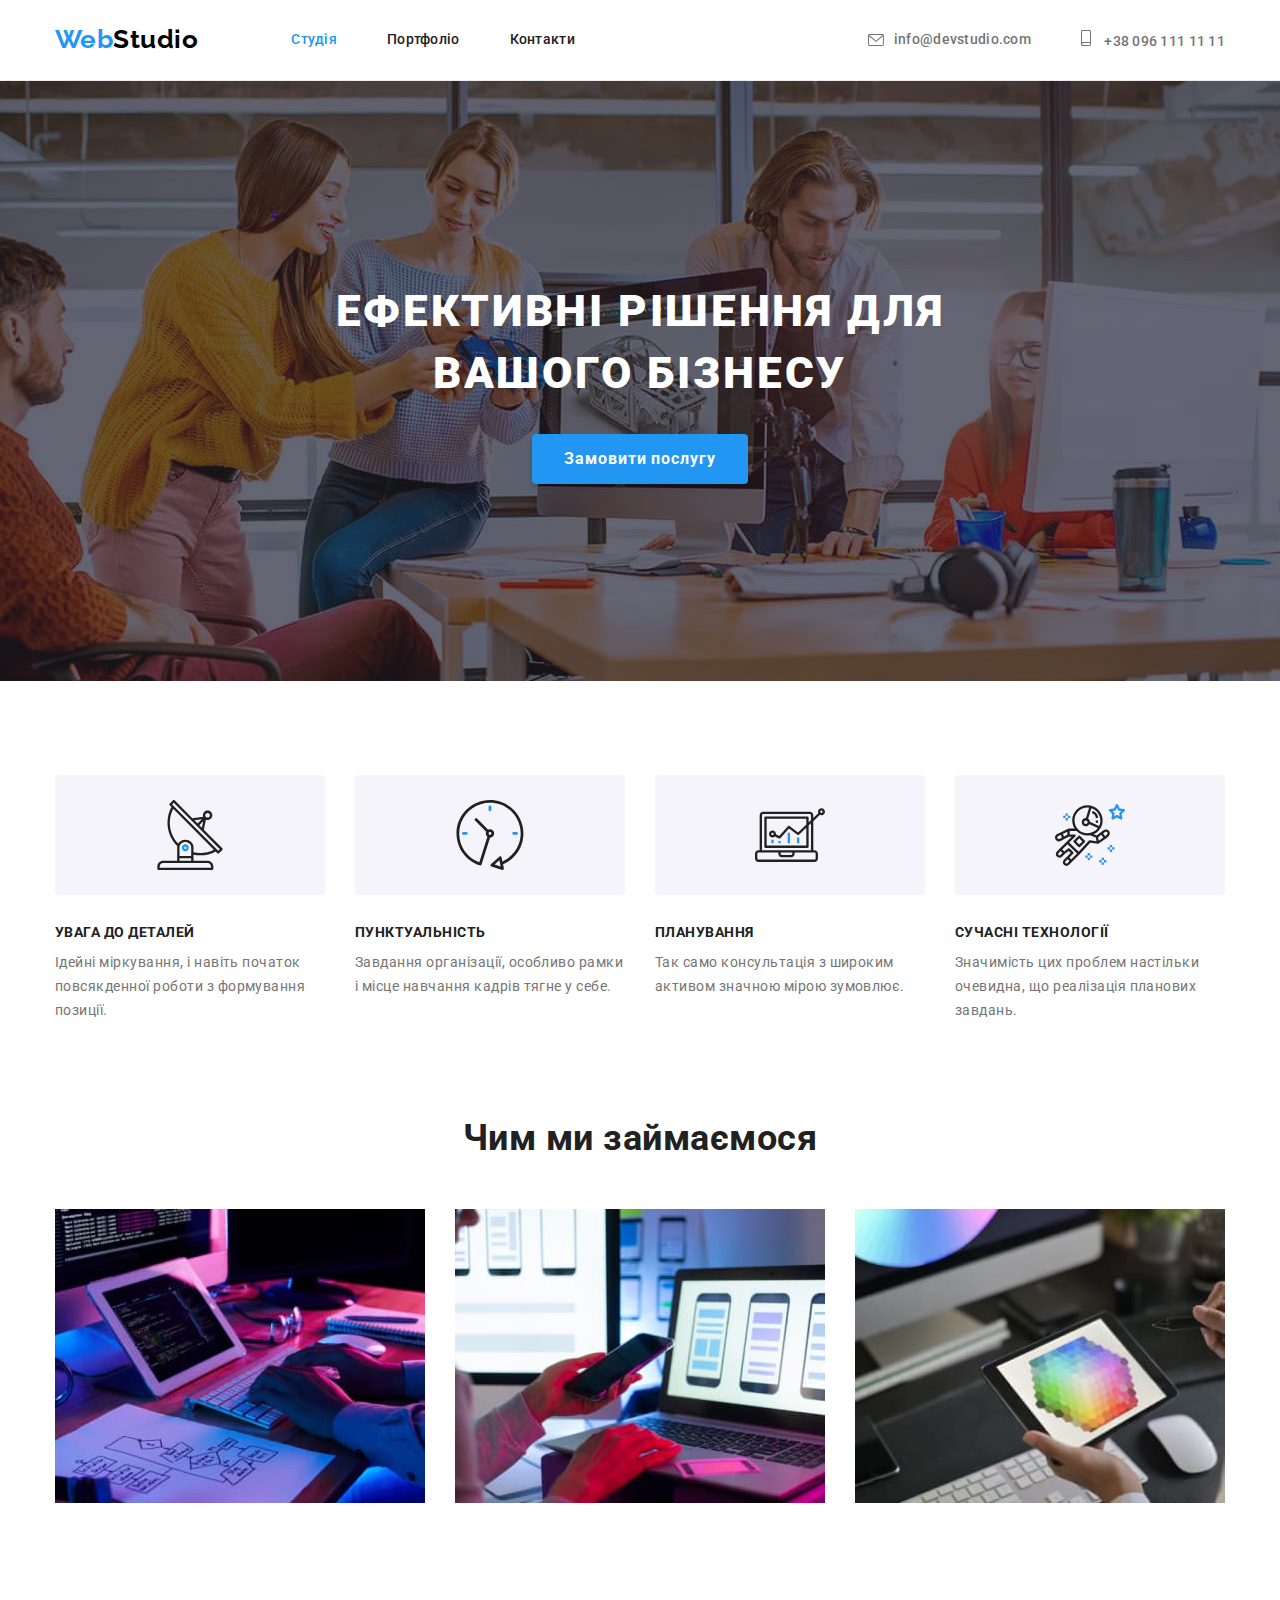
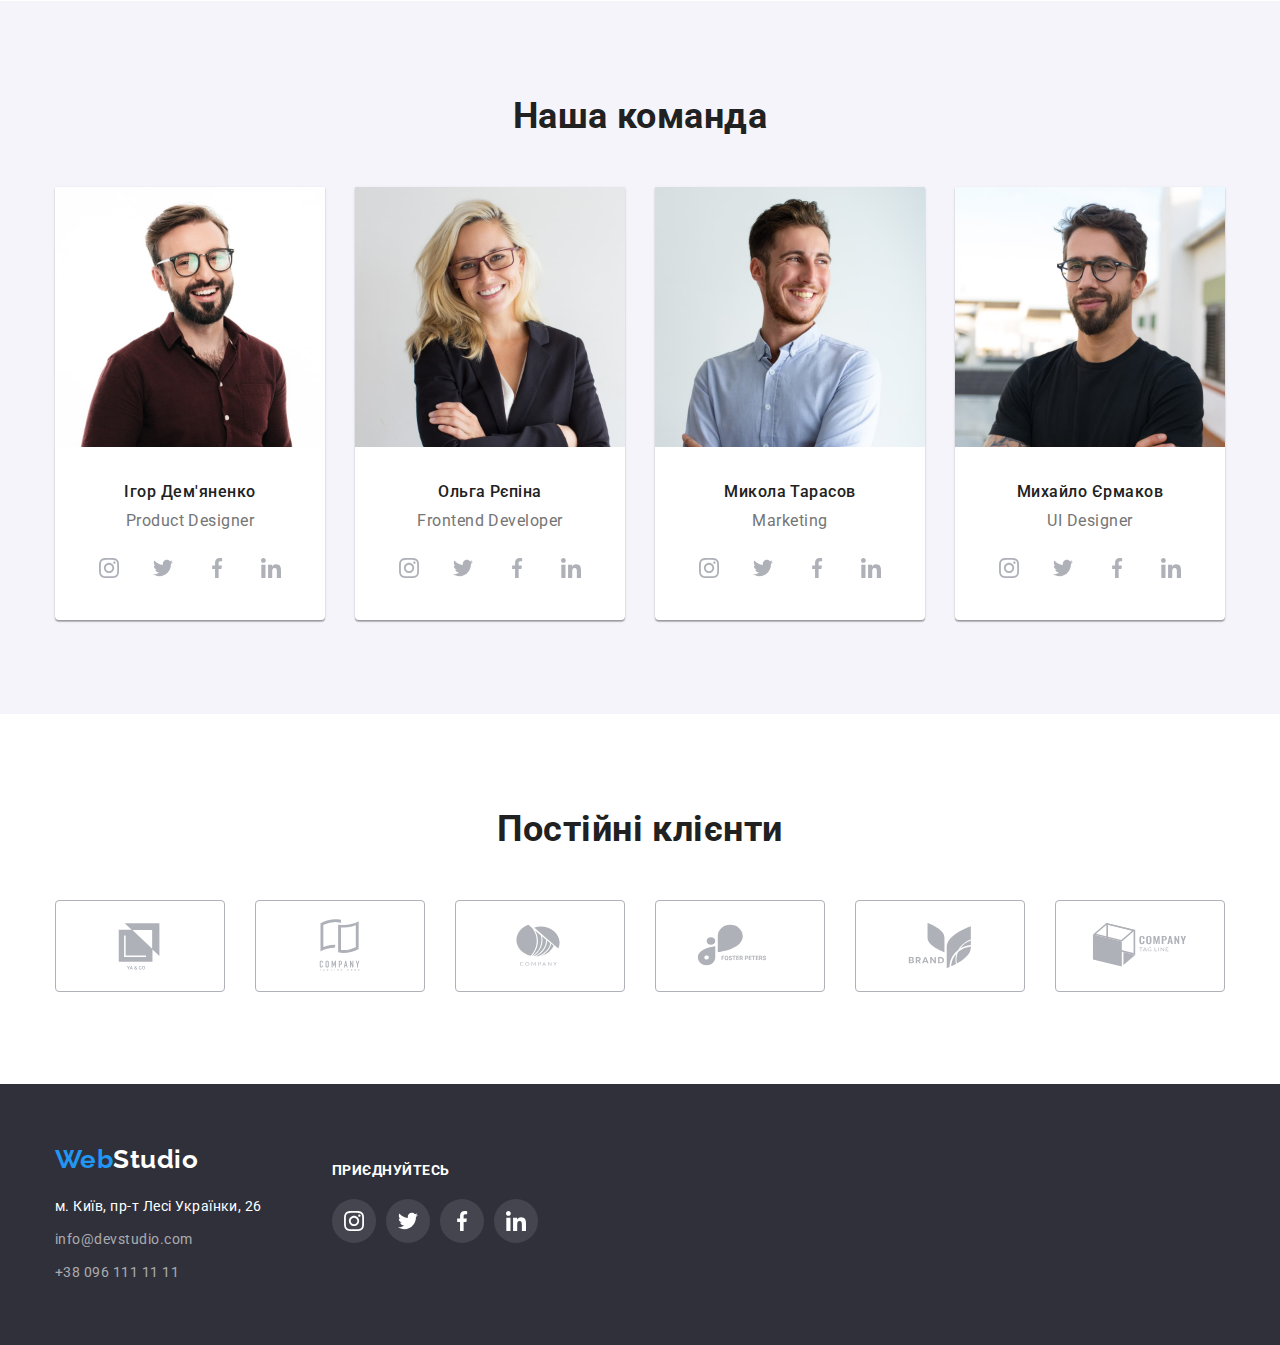
<file: index.html>
<!DOCTYPE html>
<html lang="en">
  <head>
    <meta charset="UTF-8" />
    <meta http-equiv="X-UA-Compatible" content="IE=edge" />
    <meta name="viewport" content="width=device-width, initial-scale=1.0" />
    <link
      rel="stylesheet"
      href="https://fonts.googleapis.com/css2?family=Raleway:wght@700&family=Roboto:wght@400;500;700;900&display=swap"
    />
    <!-- <link
      rel="stylesheet"
      href="https://cdnjs.cloudflare.com/ajax/libs/modern-normalize/1.1.0/modern-normalize.min.css"
      integrity="sha512-wpPYUAdjBVSE4KJnH1VR1HeZfpl1ub8YT/NKx4PuQ5NmX2tKuGu6U/JRp5y+Y8XG2tV+wKQpNHVUX03MfMFn9Q=="
      crossorigin="anonymous"
      referrerpolicy="no-referrer"
    /> -->
    <!-- <link
      rel="stylesheet"
      href="node_modules/modern-normalize/modern-normalize.css"
    /> -->
    <link rel="preconnect" href="https://fonts.googleapis.com" />
    <link rel="preconnect" href="https://fonts.gstatic.com" crossorigin />
    <link href="https://fonts.googleapis.com/css2?family=Raleway:wght@700&family=Roboto:wght@400;500;700;900&display=swap"
      rel="stylesheet" />
    <link rel="stylesheet" href="https://cdnjs.cloudflare.com/ajax/libs/modern-normalize/1.1.0/modern-normalize.min.css" />
    <link rel="stylesheet" href="./css/styles.css" />
    <title>Студія</title>
  </head>
  <body>
    <header class="header">
      <div class="container header-nav">
        <a href="./index.html" class="logo"
          >Web<span class="studio">Studio</span>
        </a>
        <nav class="navigation list">
          <ul class="navi-list">
            <li>
              <a href="./index.html" class="navi-link link current">Студія</a>
            </li>
            <li>
              <a href="./portfolio.html" class="navi-link link">Портфоліо</a>
            </li>
            <li>
              <a href="#" class="navi-link link">Контакти</a>
            </li>
          </ul>
        </nav>

        <ul class="connect-list">
          <li>
            <a href="mailto:info@devstudio.com" class="connect-link link">
              <div class="header-contact">
                <svg class="icon-contact" width="16" height="12">
                  <use href="./images/symbol-defs.svg#icon-envelope"></use>
                </svg>
                info@devstudio.com
              </div>
            </a>
          </li>
          <li>
            <a href="tel:+380961111111" class="connect-link link">
              <div class="header-contact">
                <svg class="icon-contact" width="10" height="16">
                  <use href="./images/symbol-defs.svg#icon-smartphone"></use>
                </svg>
                +38 096 111 11 11
              </a>
            </div>
          </li>
        </ul>
      </div>
    </header>
    <main>
      <section class="hero">
        <div class="container">
          <h1 class="hero-title">Ефективні рішення для вашого бізнесу</h1>
          <button type="button" class="button-studio">Замовити послугу</button>
        </div>
      </section>
      <section class="section">
        <div class="container">
          <h2 class="feature-title">Наші переваги</h2>
          <ul class="benefits-section">
            <li>
              <div class="benefits-icon">
                <svg class="b-i" weight="70px" , height="70px">
                  <use href="./images/symbol-defs.svg#icon-antenna"></use>
                </svg>
              </div>
              <h3 class="benefits-title">УВАГА ДО ДЕТАЛЕЙ</h3>
              <p class="benefits-text">
                Ідейні міркування, і навіть початок повсякденної роботи з
                формування позиції.
              </p>
            </li>
            <li>
              <div class="benefits-icon">
                <svg class="b-i" weight="70px" , height="70px">
                  <use href="./images/symbol-defs.svg#icon-clock"></use>
                </svg>
              </div>
              <h3 class="benefits-title">ПУНКТУАЛЬНІСТЬ</h3>
              <p class="benefits-text">
                Завдання організації, особливо рамки і місце навчання кадрів
                тягне у себе.
              </p>
            </li>
            <li>
              <div class="benefits-icon">
                <svg class="b-i" weight="70px" , height="70px">
                  <use href="./images/symbol-defs.svg#icon-diagram"></use>
                </svg>
              </div>
              <h3 class="benefits-title">ПЛАНУВАННЯ</h3>
              <p class="benefits-text">
                Так само консультація з широким активом значною мірою зумовлює.
              </p>
            </li>
            <li>
              <div class="benefits-icon">
                <svg class="b-i" weight="70px" , height="70px">
                  <use href="./images/symbol-defs.svg#icon-astronaut"></use>
                </svg>
              </div>
              <h3 class="benefits-title">СУЧАСНІ ТЕХНОЛОГІЇ</h3>
              <p class="benefits-text">
                Значимість цих проблем настільки очевидна, що реалізація
                планових завдань.
              </p>
            </li>
          </ul>
        </div>
      </section>
      <section class="portfolio">
        <div class="container">
          <h2 class="portf-title">Чим ми займаємося</h2>

          <ul class="port-link">
            <li>
              <img
                src="./images/photo2.jpg"
                alt="tablet keyboard glasses"
                width="370"
              />
            </li>
            <li>
              <img src="./images/photo1.jpg" alt="phone laptop" width="370" />
            </li>
            <li>
              <img src="./images/photo3.jpg" alt="tablet" width="370" />
            </li>
          </ul>
        </div>
      </section>
      <section class="team">
        <div class="container">
          <h2 class="our-team">Наша команда</h2>
          <ul class="team-list">
            <li>
              <div class="team-item">
                <img
                  src="./images/tim1.jpg"
                  alt="IgorDem`yanenko"
                  width="270"
                />
                <h3 class="team-list-name">Ігор Дем'яненко</h3>
                <p class="team-list-title">Product Designer</p>

                <div class="social">
                  <ul class="messengers">
                    <li class="social-list">
                      <a class="social-link" href="#">
                        <svg
                          class="social-link-list"
                          ,
                          width="20px"
                          ,
                          height="20px"
                        >
                          <use
                            href="./images/symbol-defs.svg#icon-instagram"
                          ></use>
                        </svg>
                      </a>
                    </li>
                    <li class="social-list">
                      <a class="social-link" href="#">
                        <svg
                          class="social-link-list"
                          ,
                          width="20px"
                          ,
                          height="20px"
                        >
                          <use
                            href="./images/symbol-defs.svg#icon-twitter"
                          ></use>
                        </svg>
                      </a>
                    </li>
                    <li class="social-link">
                      <a class="social-link" href="#">
                        <svg
                          class="social-link-list"
                          ,
                          width="20px"
                          ,
                          height="20px"
                        >
                          <use
                            href="./images/symbol-defs.svg#icon-facebook"
                          ></use>
                        </svg>
                      </a>
                    </li>
                    <li class="social-link">
                      <a class="social-link" href="#">
                        <svg
                          class="social-link-list"
                          ,
                          width="20px"
                          ,
                          height="20px"
                        >
                          <use
                            href="./images/symbol-defs.svg#icon-linkedin"
                          ></use>
                        </svg>
                      </a>
                    </li>
                  </ul>
                </div>
              </div>
            </li>
            <li>
              <div class="team-item">
                <img src="./images/tim2.jpg" alt="olga_repina" width="270" />
                <h3 class="team-list-name">Ольга Рєпіна</h3>
                <p class="team-list-title">Frontend Developer</p>
                <div class="social">
                  <ul class="messengers">
                    <li class="social-list">
                      <a class="social-link" href="#">
                        <svg
                          class="social-link-list"
                          ,
                          width="20px"
                          ,
                          height="20px"
                        >
                          <use
                            href="./images/symbol-defs.svg#icon-instagram"
                          ></use>
                        </svg>
                      </a>
                    </li>
                    <li class="social-list">
                      <a class="social-link" href="#">
                        <svg
                          class="social-link-list"
                          ,
                          width="20px"
                          ,
                          height="20px"
                        >
                          <use
                            href="./images/symbol-defs.svg#icon-twitter"
                          ></use>
                        </svg>
                      </a>
                    </li>
                    <li class="social-link">
                      <a class="social-link" href="#">
                        <svg
                          class="social-link-list"
                          ,
                          width="20px"
                          ,
                          height="20px"
                        >
                          <use
                            href="./images/symbol-defs.svg#icon-facebook"
                          ></use>
                        </svg>
                      </a>
                    </li>
                    <li class="social-link">
                      <a class="social-link" href="#">
                        <svg
                          class="social-link-list"
                          ,
                          width="20px"
                          ,
                          height="20px"
                        >
                          <use
                            href="./images/symbol-defs.svg#icon-linkedin"
                          ></use>
                        </svg>
                      </a>
                    </li>
                  </ul>
                </div>
              </div>
            </li>
            <li>
              <div class="team-item">
                <img src="./images/tim3.jpg" alt="mykola_tarasov" width="270" />
                <h3 class="team-list-name">Микола Тарасов</h3>
                <p class="team-list-title">Marketing</p>
                <div class="social">
                  <ul class="messengers">
                    <li class="social-list">
                      <a class="social-link" href="#">
                        <svg
                          class="social-link-list"
                          ,
                          width="20px"
                          ,
                          height="20px"
                        >
                          <use
                            href="./images/symbol-defs.svg#icon-instagram"
                          ></use>
                        </svg>
                      </a>
                    </li>
                    <li class="social-list">
                      <a class="social-link" href="#">
                        <svg
                          class="social-link-list"
                          ,
                          width="20px"
                          ,
                          height="20px"
                        >
                          <use
                            href="./images/symbol-defs.svg#icon-twitter"
                          ></use>
                        </svg>
                      </a>
                    </li>
                    <li class="social-link">
                      <a class="social-link" href="#">
                        <svg
                          class="social-link-list"
                          ,
                          width="20px"
                          ,
                          height="20px"
                        >
                          <use
                            href="./images/symbol-defs.svg#icon-facebook"
                          ></use>
                        </svg>
                      </a>
                    </li>
                    <li class="social-link">
                      <a class="social-link" href="#">
                        <svg
                          class="social-link-list"
                          ,
                          width="20px"
                          ,
                          height="20px"
                        >
                          <use
                            href="./images/symbol-defs.svg#icon-linkedin"
                          ></use>
                        </svg>
                      </a>
                    </li>
                  </ul>
                </div>
              </div>
            </li>
            <li>
              <div class="team-item">
                <img
                  src="./images/tim4.jpg"
                  alt="mykhailo_yermakov"
                  width="270"
                />
                <h3 class="team-list-name">Михайло Єрмаков</h3>
                <p class="team-list-title">UI Designer</p>
                <div class="social">
                  <ul class="messengers">
                    <li class="social-list">
                      <a class="social-link" href="#">
                        <svg
                          class="social-link-list"
                          ,
                          width="20px"
                          ,
                          height="20px"
                        >
                          <use
                            href="./images/symbol-defs.svg#icon-instagram"
                          ></use>
                        </svg>
                      </a>
                    </li>
                    <li class="social-list">
                      <a class="social-link" href="#">
                        <svg
                          class="social-link-list"
                          ,
                          width="20px"
                          ,
                          height="20px"
                        >
                          <use
                            href="./images/symbol-defs.svg#icon-twitter"
                          ></use>
                        </svg>
                      </a>
                    </li>
                    <li class="social-link">
                      <a class="social-link" href="#">
                        <svg
                          class="social-link-list"
                          ,
                          width="20px"
                          ,
                          height="20px"
                        >
                          <use
                            href="./images/symbol-defs.svg#icon-facebook"
                          ></use>
                        </svg>
                      </a>
                    </li>
                    <li class="social-link">
                      <a class="social-link" href="#">
                        <svg
                          class="social-link-list"
                          ,
                          width="20px"
                          ,
                          height="20px"
                        >
                          <use
                            href="./images/symbol-defs.svg#icon-linkedin"
                          ></use>
                        </svg>
                      </a>
                    </li>
                  </ul>
                </div>
              </div>
            </li>
          </ul>
        </div>
      </section>
      <section class="section client">
        <div class="container">
          <h2 class="client-list">Постійні клієнти</h2>
          <ul class="client-link">
            <li class="client-link-item">
              <a class="client-list-item" href="#">
                <svg class="client-logo" width="106px" height="60px">
                  <use href="./images/symbol-defs.svg#icon-Logo-6"></use>
                </svg>
              </a>
            </li>
            <li class="client-link-item">
              <a class="client-list-item" href="#">
                <svg class="client-logo" width="106px" height="60px">
                  <use href="./images/symbol-defs.svg#icon-Logo-5"></use>
                </svg>
              </a>
            </li>
            <li class="client-link-item">
              <a class="client-list-item" href="#">
                <svg class="client-logo" width="106px" height="60px">
                  <use href="./images/symbol-defs.svg#icon-Logo-4"></use>
                </svg>
              </a>
            </li>
            <li class="client-link-item">
              <a class="client-list-item" href="#">
                <svg class="client-logo" width="106px" height="60px">
                  <use href="./images/symbol-defs.svg#icon-Logo-3"></use>
                </svg>
              </a>
            </li>
            <li class="client-link-item">
              <a class="client-list-item" href="#">
                <svg class="client-logo" width="106px" height="60px">
                  <use href="./images/symbol-defs.svg#icon-Logo-1"></use>
                </svg>
              </a>
            </li>
            <li class="client-link-item">
              <a class="client-list-item" href="#">
                <svg class="client-logo" width="106px" height="60px">
                  <use href="./images/symbol-defs.svg#icon-Logo"></use>
                </svg>
              </a>
            </li>
          </ul>
        </div>
      </section>
    </main>
    <footer class="footer">
      <div class="container footer-container">
        <a href="./index.html" class="logo"
          >Web<span class="studio-footer">Studio</span>
        </a>
        <div class="align">
        <address class="address">
          <ul class="add-list">
            <li>
              <a href="https://goo.gl/maps/vjc5CqG4PHMDLZ576" class="address"
                >м. Київ, пр-т Лесі Українки, 26</a
              >
            </li>
            <li>
              <a href="mailto:info@devstudio.com" class="mail"
                >info@devstudio.com</a
              >
            </li>
            <li>
              <a href="tel:+380961111111" class="tel">+38 096 111 11 11</a>
            </li>
          </ul>
        </address>
        
        <div class="footer-messenger">
          <section class="footer-social">
            <h2 class="footer-client-list">приєднуйтесь</h2>
            <ul class="footer-social-list">
              <li class="footer-social-link-item">
                <a class="footer-social-list-item" href="#">
                  <svg class="footer-social-logo" width="20px" height="20px">
                    <use href="./images/symbol-defs.svg#icon-instagram"></use>
                  </svg>
                </a>
              </li>
              <li class="footer-social-link-item">
                <a class="footer-social-list-item" href="#">
                  <svg class="footer-social-logo" width="20px" height="20px">
                    <use href="./images/symbol-defs.svg#icon-twitter"></use>
                  </svg>
                </a>
              </li>
              <li class="footer-social-link-item">
                <a class="footer-social-list-item" href="#">
                  <svg class="footer-social-logo" width="20px" height="20px">
                    <use href="./images/symbol-defs.svg#icon-facebook"></use>
                  </svg>
                </a>
              </li>
              <li class="footer-social-link-item">
                <a class="footer-social-list-item" href="#">
                  <svg class="footer-social-logo" width="20px" height="20px">
                    <use href="./images/symbol-defs.svg#icon-linkedin"></use>
                  </svg>
                </a>
              </li>
            </ul>
          </section>
        </div>
        </div>
        </div>
      <!-- </div> -->
    </footer>
  </body>
</html>
</file>
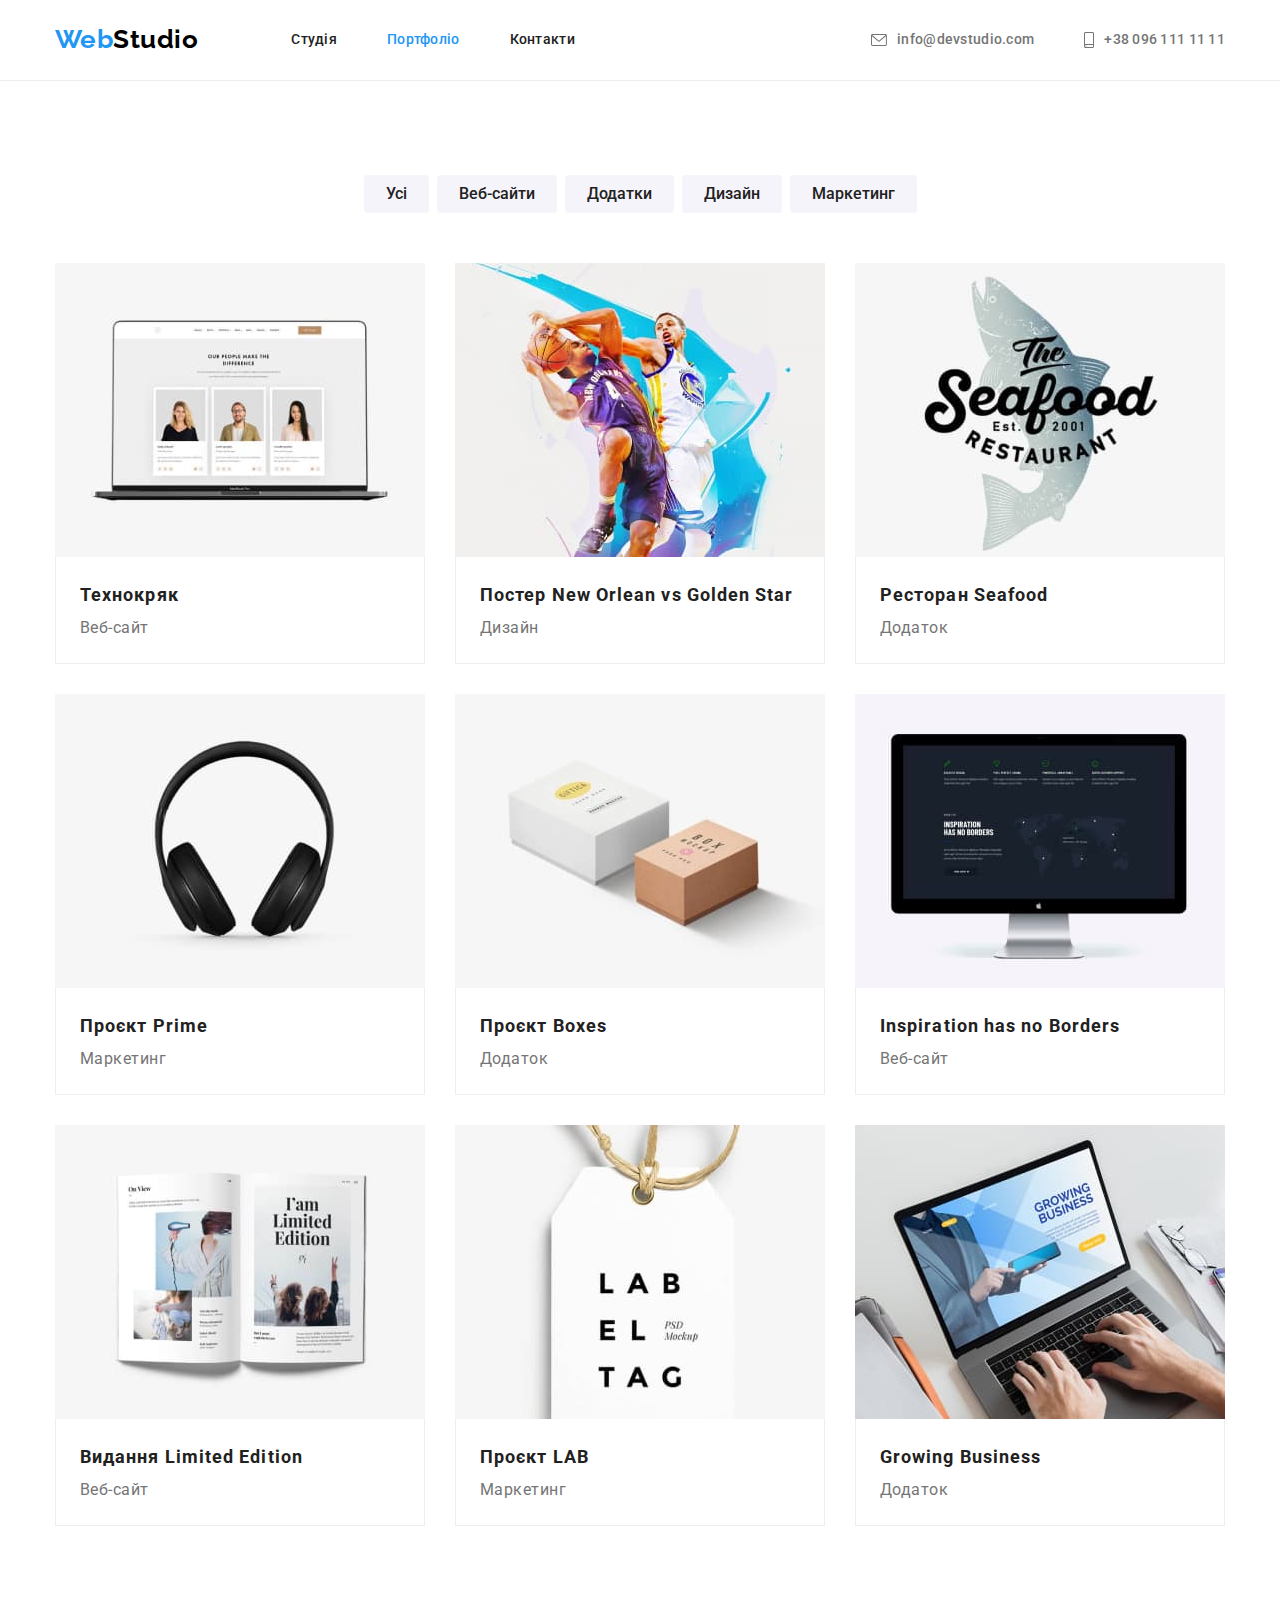
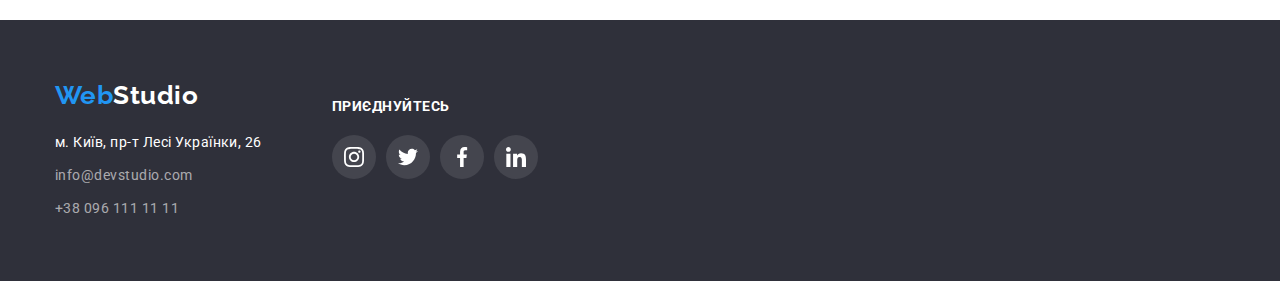
<file: portfolio.html>
<!DOCTYPE html>
<html lang="en">

<head>
    <meta charset="UTF-8" />
    <meta http-equiv="X-UA-Compatible" content="IE=edge" />
    <meta name="viewport" content="width=device-width, initial-scale=1.0" />
    <link rel="stylesheet"
        href="https://fonts.googleapis.com/css2?family=Raleway:wght@700&family=Roboto:wght@400;500;700;900&display=swap" />
    <!-- <link
      rel="stylesheet"
      href="https://cdnjs.cloudflare.com/ajax/libs/modern-normalize/1.1.0/modern-normalize.min.css"
      integrity="sha512-wpPYUAdjBVSE4KJnH1VR1HeZfpl1ub8YT/NKx4PuQ5NmX2tKuGu6U/JRp5y+Y8XG2tV+wKQpNHVUX03MfMFn9Q=="
      crossorigin="anonymous"
      referrerpolicy="no-referrer"
    /> -->
    <!-- <link
      rel="stylesheet"
      href="node_modules/modern-normalize/modern-normalize.css"
    /> -->
    <link rel="preconnect" href="https://fonts.googleapis.com" />
    <link rel="preconnect" href="https://fonts.gstatic.com" crossorigin />
    <link
        href="https://fonts.googleapis.com/css2?family=Raleway:wght@700&family=Roboto:wght@400;500;700;900&display=swap"
        rel="stylesheet" />
    <link rel="stylesheet"
        href="https://cdnjs.cloudflare.com/ajax/libs/modern-normalize/1.1.0/modern-normalize.min.css" />
    <link rel="stylesheet" href="./css/styles.css" />
    <title>Портфоліо</title>
</head>

<body>
<header class="header">
    <div class="container header-nav">
        <a href="./index.html" class="logo">Web<span class="studio">Studio</span>
        </a>
        <nav class="navigation list">
            <ul class="navi-list">
                <li>
                    <a href="./index.html" class="navi-link link">Студія</a>
                </li>
                <li>
                    <a href="./portfolio.html" class="navi-link link current">Портфоліо</a>
                </li>
                <li>
                    <a href="#" class="navi-link link">Контакти</a>
                </li>
            </ul>
        </nav>

        <ul class="connect-list">
            <li>
                <a href="mailto:info@devstudio.com" class="connect-link link">
                    <div class="header-contact">
                        <!-- <svg class="icon-contact" width="16px" heigth="12px">
                  <use href="./images/symbol-defs.svg#icon-envelope"></use>
                </svg> -->
                        <svg class="icon-contact" width="16" height="12">
                            <use href="./images/symbol-defs.svg#icon-envelope"></use>
                        </svg>
                        info@devstudio.com
                    </div>
                </a>
            </li>
            <li>
                <div class="header-contact">
                    <!-- <svg class="icon-contact" width="10px" heigth="16px">
                <use href="./images/symbol-defs.svg#icon-smartphone"></use>
              </svg> -->
                    <svg class="icon-contact" width="10" height="16">
                        <use href="./images/symbol-defs.svg#icon-smartphone"></use>
                    </svg>
                    <a href="tel:+380961111111" class="connect-link link">+38 096 111 11 11</a>
                </div>
            </li>
        </ul>
    </div>
</header>
    <main>
        <section class="sort-section">
            <div class="container">
            <h1 class="main-portfolio">Навігація</h1>
            <ul class="list-button">
                <li><button type="button" class="button-link">Усі</button></li>
                <li><button type="button" class="button-link">Веб-сайти</button></li>
                <li><button type="button" class="button-link">Додатки</button></li>
                <li><button type="button" class="button-link">Дизайн</button></li>
                <li><button type="button" class="button-link">Маркетинг</button></li>
            </ul>
            <ul class="port-nav">
                <li>
                    <img src="./images/picture1.jpg" alt="Веб-сайт" width="370" height="294">
                    <div class="port-nav-sort">
                    <h2 class="sorting">Технокряк</h2>
                    <p class="sorting-name">Веб-сайт</p>
                    </div>
                </li>
                <li>
                    <img src="./images/picture2.jpg" alt="Постер New Orlean vs Golden Star" width="370" height="294">
                    <div class="port-nav-sort">
                    <h2 class="sorting">Постер New Orlean vs Golden Star</h2>
                    <p class="sorting-name">Дизайн</p>
                </li>
                <li>
                    <img src="./images/picture3.jpg" alt="Ресторан Seafood" width="370" height="294">
                    <div class="port-nav-sort">
                    <h2 class="sorting">Ресторан Seafood</h2>
                    <p class="sorting-name">Додаток</p>
                    </div>
                </li>
                <li>
                    <img src="./images/picture4.jpg" alt="Навушники" width="370" height="294">
                    <div class="port-nav-sort">
                    <h2 class="sorting">Проєкт Prime</h2>
                    <p class="sorting-name">Маркетинг</p>
                    </div>
                </li>
                <li>
                    <img src="./images/picture5.jpg" alt="Коробки" width="370" height="294">
                    <div class="port-nav-sort">
                    <h2 class="sorting">Проєкт Boxes</h2>
                    <p class="sorting-name">Додаток</p>
                    </div>
                </li>
                <li>
                    <img src="./images/picture6.jpg" alt="Монитор єпл" width="370" height="294">
                    <div class="port-nav-sort">
                    <h2 class="sorting">Inspiration has no Borders</h2>
                    <p class="sorting-name">Веб-сайт</p>
                    </div>
                </li>
                <li>
                    <img src="./images/picture7.jpg" alt="Видання Limited Edition" width="370" height="294">
                    <div class="port-nav-sort">
                    <h2 class="sorting">Видання Limited Edition</h2>
                    <p class="sorting-name">Веб-сайт</p>
                    </div>
                </li>
                <li>
                    <img src="./images/picture8.jpg" alt="Проєкт LAB" width="370" height="294">
                    <div class="port-nav-sort">
                    <h2 class="sorting">Проєкт LAB</h2>
                    <p class="sorting-name">Маркетинг</p>
                    </div>
                </li>
                <li>
                    <img src="./images/picture9.jpg" alt="Ноутбук" width="370" height="294">
                    <div class="port-nav-sort">
                    <h2 class="sorting">Growing Business</h2>
                    <p class="sorting-name">Додаток</p>
                    </div>
                </li>
            </ul>
            </div>
        </section>
    </main>
<footer class="footer">
    <div class="container footer-container">
        <a href="./index.html" class="logo">Web<span class="studio-footer">Studio</span>
        </a>
        <div class="align">
            <address class="address">
                <ul class="add-list">
                    <li>
                        <a href="https://goo.gl/maps/vjc5CqG4PHMDLZ576" class="address">м. Київ, пр-т Лесі Українки,
                            26</a>
                    </li>
                    <li>
                        <a href="mailto:info@devstudio.com" class="mail">info@devstudio.com</a>
                    </li>
                    <li>
                        <a href="tel:+380961111111" class="tel">+38 096 111 11 11</a>
                    </li>
                </ul>
            </address>

            <div class="footer-messenger">
                <section class="footer-social">
                    <h2 class="footer-client-list">приєднуйтесь</h2>
                    <ul class="footer-social-list">
                        <li class="footer-social-link-item">
                            <a class="footer-social-list-item" href="#">
                                <svg class="footer-social-logo" width="20px" height="20px">
                                    <use href="./images/symbol-defs.svg#icon-instagram"></use>
                                </svg>
                            </a>
                        </li>
                        <li class="footer-social-link-item">
                            <a class="footer-social-list-item" href="#">
                                <svg class="footer-social-logo" width="20px" height="20px">
                                    <use href="./images/symbol-defs.svg#icon-twitter"></use>
                                </svg>
                            </a>
                        </li>
                        <li class="footer-social-link-item">
                            <a class="footer-social-list-item" href="#">
                                <svg class="footer-social-logo" width="20px" height="20px">
                                    <use href="./images/symbol-defs.svg#icon-facebook"></use>
                                </svg>
                            </a>
                        </li>
                        <li class="footer-social-link-item">
                            <a class="footer-social-list-item" href="#">
                                <svg class="footer-social-logo" width="20px" height="20px">
                                    <use href="./images/symbol-defs.svg#icon-linkedin"></use>
                                </svg>
                            </a>
                        </li>
                    </ul>
                </section>
            </div>
        </div>
    </div>
    <!-- </div> -->
</footer>

</body>
</html>
</file>
<file: css/styles.css>
/* html {
    box-sizing: border-box;
} */
*,
::before,
::after {
  box-sizing: border-box;
}

:root {
  --background-color: #f5f5f5;
  --first-color: #212121;
  --secondary-color: #757575;
  --third-color: #2196f3;
  --fourth-color: #000000;
  --background-secondary-color: #f5f4fa;
  --background-footer-color: #2f303a;
  --main-color: #ffffff;
  --footer-mail-tel-color: rgba(255, 255, 255, 0.6);
  --port-border-color: #EEEEEE;
  --social-color: #AFB1B8;
  --social-link-beck: rgba(255, 255, 255, 0.1)

}
body {
  background-color: var(--main-color);
  font-family: Roboto, sans-serif;
  letter-spacing: 0.03em;
}
  h1,
  h2,
  h3,
  h4,
  p {
    margin: 0;
    padding: 0;
  }
  /* * img {
    margin: 0;
    border: 0;
    padding: 0; */
  /* } */
  a {
    text-decoration: none;
  }
  .container {
    margin: 0 auto;
    width: 1200px;
    padding-left: 15px;
    padding-right: 15px;
  }

  .header {
    border-bottom: 1px solid #ECECEC;
  }

.header-nav {
  display: flex;
  align-items: center;
 /* border-bottom: 1px solid #ECECEC; */
}

.logo,
.studio {
  text-decoration: none;
  /* padding-top: 24px; */
}

.navi-list,
.connect-list,
.benefits-section,
.port-link,
.team-list,
.add-list,
.list-button,
.port-nav {
  list-style: none;
  margin: 0px;
  padding: 0px;
  text-decoration: none;
}
.link.current {
    color: var(--third-color);
}
/* .navi-list li {
    display: flex;
} */
.navi-link {
  color: var(--first-color);
  }

  .connect-link {
    color: var(--secondary-color);
  }
.navi-link:hover,
.navi-link:focus,
.connect-link:hover,
.connect-link:focus {
  color: var(--third-color);
}

.logo {
  color: var(--third-color);
  margin-right: 93px;
  font-family: Raleway, sans-serif;
  font-weight: 700;
  font-size: 26px;
  line-height: 1.2;
}
.studio {
  color: var(--fourth-color);
  font-family: Raleway, sans-serif;
  font-weight: 700;
  font-size: 26px;
  line-height: 1.2;
}
.navi-list {
  display: flex;
  /* padding-top: 32px;
  padding-bottom: 32px; */

  color: var(--first-color);
  font-weight: 500;
  font-size: 14px;
  line-height: 1.14;
  letter-spacing: 0.02em;
}
.navi-link {
  display: flex;
  padding-top: 32px;
  padding-bottom: 32px;
}
.navi-list li {
  margin-right: 50px;
}
.navi-list li:last-child {
margin-right: 0;
}

.connect-list {
  display: flex;
  margin-left: auto;
  align-items: center;

  color: var(--secondary-color);
  font-weight: 500;
  font-size: 14px;
  line-height: 1.14;
  letter-spacing: 0.02em;
}


.connect-list li {
  margin-left: 50px;
}
.connect-list li:first-child {
  margin-left: 0;
}

.header-contact {
  display: flex;
  align-items: center;
  fill: var(--secondary-color)
}
.header-contact:hover,
.header-contact:focus {
  fill: var(--third-color);
}
.icon-contact {  
  margin-right: 10px;
}


.hero {
  background-color: var(--background-footer-color);
  background-image: linear-gradient( to right, rgba(47, 48, 58, 0.4), rgba(47, 48, 58, 0.4)), url(../images/hero.jpg);
  height: 600px;
  max-width: 1600px;
  margin: auto;
  background-position: center;
  background-size: cover;
  background-repeat: no-repeat;
  text-align: center;
  padding-top: 200px;
  padding-bottom: 200px;
}

.hero-title {
  color: var(--main-color);
  margin-top: auto;
  margin-bottom: auto;
  font-weight: 900;
  font-size: 44px;
  line-height: 1.4;
  text-align: center;
  letter-spacing: 0.06em;
  text-transform: uppercase;
  width: 696px;
  margin-left: auto;
  margin-right: auto;
}
.button-studio {
  cursor: pointer;
  background-color: var(--third-color);
  color: var(--main-color);
  font-weight: 700;
  font-size: 16px;
  line-height: 1.88;
  text-align: center;
  letter-spacing: 0.06em;
  padding: 10px 32px;
  margin-top: 30px;
  box-shadow: 0px 4px 4px rgba(0, 0, 0, 0.15);
  border-radius: 4px;
  border: none;
}

.benefits-icon {
  display: flex;
  background-color: var(--background-secondary-color);
  border-radius: 4px;
  justify-content: center;
  /* padding: 25px, 0px; */
  padding-top: 25px;
  padding-bottom: 25px;
  margin-bottom: 30px;
  height: 120px;
  width: 270px;
align-items: center;
  
}

.b-i {

  background-position: center;
    background-size: cover;
    background-repeat: no-repeat;
}

.sort-section {
  padding-top: 94px;
  padding-bottom: 94px;
  /* border-top: 1px solid #ececec; */
}

.list-button {
  display: flex;
  justify-content: center;
  margin-bottom: 50px;
}

.list-button li {
  margin-right: 8px;;
}
.list-button li:last-child {
  margin-right: 0px;
}

.port-nav {
  display: flex;
  flex-wrap: wrap;
}



.port-nav li {
  /* margin-right: 30px; */
  width: 370px;
  /* margin-bottom: 30px; */
  display: flex;
  flex-direction: column;
}

.port-nav li {
  flex-basis: calc((100% - 60px) / 3);
}

.port-nav li {
  margin-right: 30px;
  margin-bottom: 30px;
}

.port-nav li:hover,
.port-nav li:focus {
  box-shadow: 0px 1px 1px rgba(0, 0, 0, 0.12), 0px 4px 4px rgba(0, 0, 0, 0.06),
      1px 4px 6px rgba(0, 0, 0, 0.16);
}
.port-nav li:nth-child(3n + 3) {
  margin-right: 0px;
}

.port-nav li:nth-last-child(-n + 3) {
  margin-bottom: 0px;
}

.port-nav-sort {
padding-top: 20px;
padding-bottom: 20px;
padding-left: 24px;
padding-right: 24px;
border-left: 1px solid var(--port-border-color);
  border-right: 1px solid var(--port-border-color);
  border-bottom: 1px solid var(--port-border-color);
}
.button-link {
  font-family: inherit;
  cursor: pointer;
  background-color: var(--background-secondary-color);
  color: var(--first-color);
  font-weight: 500;
  font-size: 16px;
  line-height: 1.62;
  text-align: center;

  border-radius: 4px;
  padding-top: 6px;
  padding-bottom: 6px;
  padding-left: 22px;
  padding-right: 22px;
  border: 0px;


}

.button-link:hover,
.button-link:focus {
  cursor: pointer;
  background-color: var(--third-color);
  color: var(--main-color);
  font-weight: 500;
  font-size: 16px;
  line-height: 1.62;
  text-align: center;
  box-shadow: 0 4px rgba(0, 0, 0, 0.25);
  /* float: left; */
}

.section {
    padding-top: 94px;
    padding-bottom: 94px;
}

.benefits-section {
    display: flex;
    gap: 30px;
}
.benefits-section {
    flex-basis: ((100%-90px) / 4);
}

.feature-title {
  font-size: 0;
}
.benefits-title {
    margin-top: 0;
    margin-bottom: 10px;
  color: var(--first-color);
  font-weight: 700;
  font-size: 14px;
  line-height: 1.14;
  text-transform: uppercase;
}
.benefits-text {
    margin-top: 0;
    margin-bottom: 0;
  color: var(--secondary-color);
  font-weight: 400;
  font-size: 14px;
  line-height: 1.71;
}

.portfolio {
padding-bottom: 94px;
}

.portf-title {
  color: var(--first-color);
  font-weight: 700;
  font-size: 36px;
  line-height: 1.17;
  text-align: center;
}

.port-link {
    display: flex;
    margin-top: 50px;
    justify-content: center;
}
.port-link li {
    margin-right: 30px;
}
.port-link li:last-child {
margin-right: 0px;
}

.team {
  background-color: var(--background-secondary-color);
padding-top: 94px;
padding-bottom: 94px;
}
.team-list {
    display: flex;
 margin-top: 50px;
 justify-content: center;
}
.team-list li {
    margin-right: 30px;
    display: flex;
    /* flex-direction: column; */
    /* width: 270px; */
}
.team-list li:last-child {
    margin-right: 0px;
}
.team-item {
    margin-right: 0px;
background: var(--main-color);
box-shadow: 0px 1px 3px rgba(0, 0, 0, 0.12), 0px 1px 1px rgba(0, 0, 0, 0.14), 0px 2px 1px rgba(0, 0, 0, 0.2);
    border-radius: 0px 0px 4px 4px;
}

.social {
  display: flex;
  padding-bottom: 30px;
  justify-content: center;
}

.messengers {
  display: flex;
  /* padding-left: 32px; */
  padding: 0px;
  justify-content: center;
  align-items: center;
}
.messengers li {
  margin-right: 10px;
}

.social-link {
  display: flex;
  justify-content: center;
  align-items: center;
  /* background-color: var(--main-color); */
  fill: var(--social-color);
  width: 44px;
  height: 44px;
  border-radius: 50%;
}

.social-link:hover,
 .social-link:focus {
background-color: var(--third-color);
fill:var(--main-color);
}

.social-link-list {
  display: flex;
  /* fill: var(--social-color); */
}
/* .social-link-list:hover {
  background-color: var(--third-color);
  fill: var(--main-color); */
/* } */
.our-team {
  color: var(--first-color);
  font-weight: 700;
  font-size: 36px;
  line-height: 1.17;
  text-align: center;
}
.team-list-name {
    margin-top: 30px;
  color: var(--first-color);
  font-weight: 500;
  font-size: 16px;
  line-height: 1.19;
  text-align: center;
}
.team-list-title {
    margin-top: 10px;
    margin-bottom: 16px;
  color: var(--secondary-color);
  font-weight: 400;
  font-size: 16px;
  line-height: 1.19;
  text-align: center;
}

.section {}

.client {
  padding-bottom: 0;
}

.container {}

.client-list {
  color: var(--first-color);
    font-weight: 700;
    font-size: 36px;
    line-height: 1.17;
    text-align: center;
}

.client-link {
  display: flex;
  padding: 0;
  justify-content: center;
  margin-top: 50px;
  margin-bottom: 92px;
}

.client-link li {
  margin-right: 30px;
}
.client-link li:last-child {
  margin-right: 0;
}
.client-link-item {
  list-style: none;
}

.client-list-item {
  display: flex;   
    width: 170px;
    height: 92px;
    border: 1px solid #AFB1B8;
    border-radius: 4px;
    justify-content: center;
    align-items: center;
    fill: var(--social-color);
}

.client-list-item:hover,
.client-list-item:focus {
  fill: var(--third-color);
  border: 1px solid #2196f3;
}

.client-logo {
  width: 106px;
  height: 60px;
}



.footer {
  background-color: var(--background-footer-color);
  padding-top: 60px;
  padding-bottom: 60px;
  display: flex;
}

.align {
  display: flex;
}
.footer-container {
  /* width: 231px; */
  /* display: flex; */
}
footer-container
/* .address {
  /* display: flex; */
/* } */ */
.add-list {
    margin-top: 20px;
}
.add-list li {
    margin-bottom: 9px;
}
.add-list li:last-child {
    margin-bottom: 0;
}

.studio-footer {
  color: var(--main-color);
  font-family: Raleway, sans-serif;
  font-style: normal;
  font-weight: 700;
  font-size: 26px;
  line-height: 1.2;
}
.address {
  color: var(--main-color);
  font-style: normal;
  font-weight: 400;
  font-size: 14px;
  line-height: 1.71;
}

.address > .add-list {
  margin-top: 20px;
}
.address,
.mail,
.tel {
  text-decoration: none;
}
.mail,
.tel {
  color: var(--footer-mail-tel-color);
  font-style: normal;
  font-weight: 400;
  font-size: 14px;
  line-height: 1.71;
}
.address:hover,
.address:focus,
.mail:hover,
.maol:focus,
.tel:hover,
.tel:focus {
  color: var(--third-color);
}


/* .footer-messenger {
  /* display: flex; */
  /* margin: 0;
  padding: 0;
    text-align: center;
      align-items: center;
      margin-right: 70px;
      margin-top: 8px;
} */ 
/* .footer-container a{
  mb20
} */
.footer-messenger {
  margin-left: 70px;
  margin-top: -12px;
}
.footer-social {
  display: block;
    text-align: center;
    align-items: center;
}

.footer-client-list {
color: var(--main-color);
font-family: Roboto, sans-serif;
  font-weight: 700;
  font-size: 14px;
  line-height: 1.14;
  text-align: left;
 font-style: normal;
  text-transform: uppercase;
  margin-bottom: 20px;
}

.footer-social-list {
list-style-type: none;
display: flex;
justify-content: center;
align-items: center;
margin: 0;
padding: 0;
}

.footer-social-link-item {
  /* width: 44px;
  height: 44px;
  border-radius: 50%;
  background-color: #fff; */
  margin-right: 10px;
}

.footer-social-list-item {
  display: flex;
  width: 44px;
  height: 44px;
  border-radius: 50%;
  background-color: var(--social-link-beck);
  fill: var(--main-color);
  justify-content: center;
  align-items: center;
}
.footer-social-list-item:hover,
.footer-social-list-item:focus {
  background-color: var(--third-color)
}

.footer-social-logo {
  display: flex;
}

.main-portfolio {
  font-size: 0;
}

.sorting {
  color: var(--first-color);
  font-weight: 700;
  font-size: 18px;
  line-height: 2;
  letter-spacing: 0.06em;
}

.sorting-name {
  color: var(--secondary-color);
  font-weight: 400;
  font-size: 16px;
  line-height: 1.88;
}
</file>
